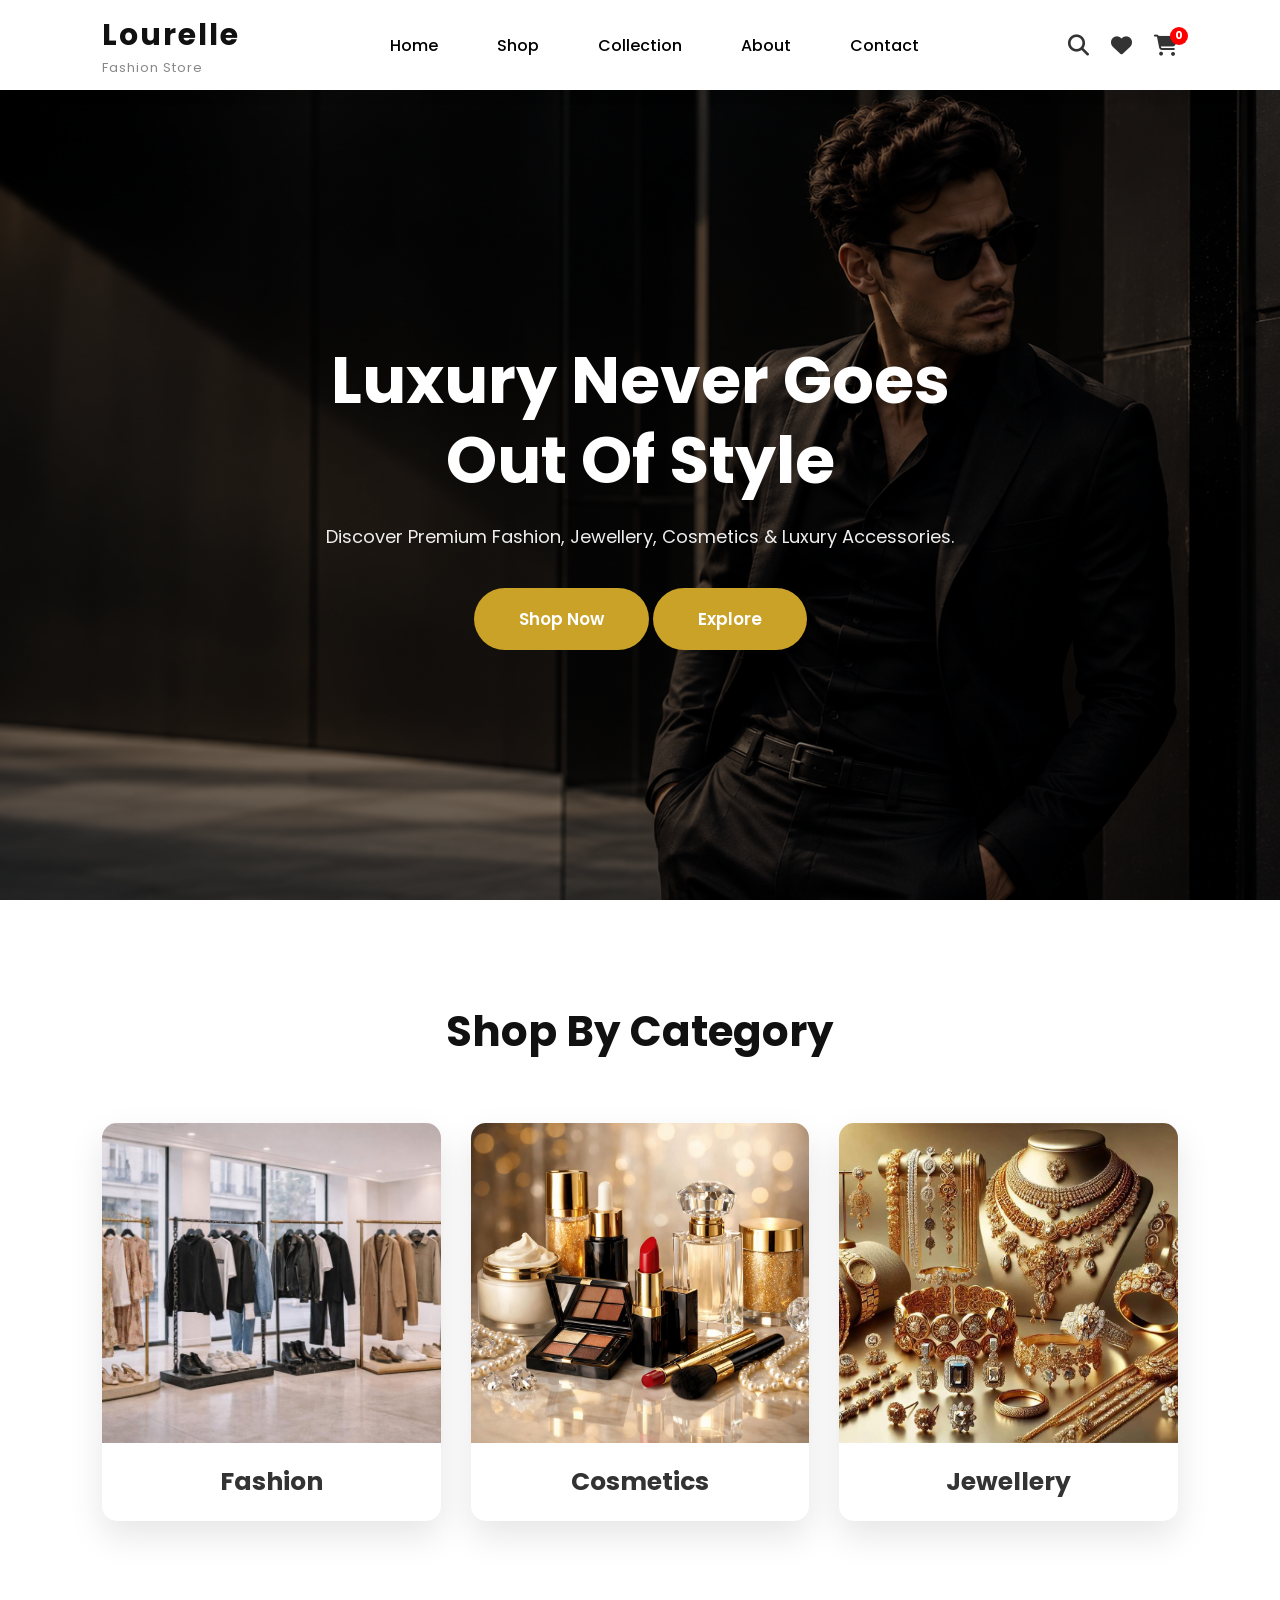
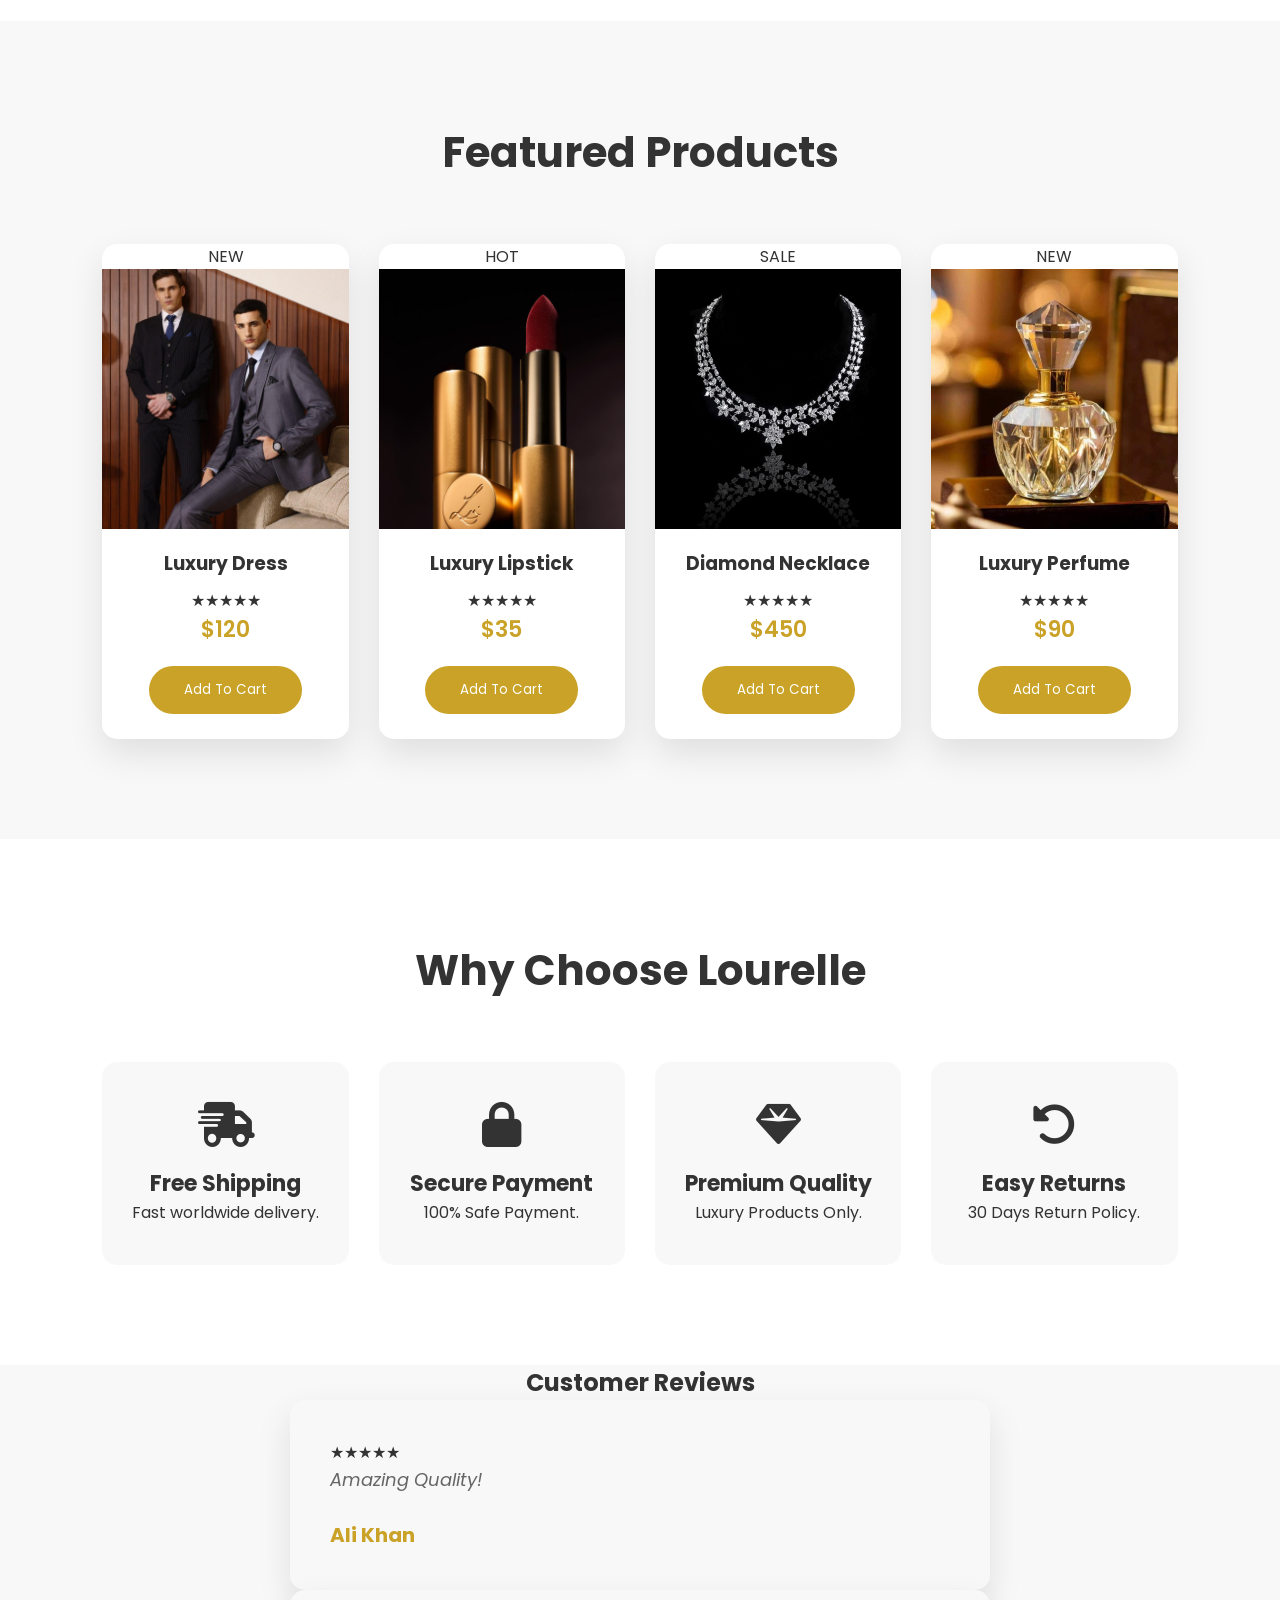
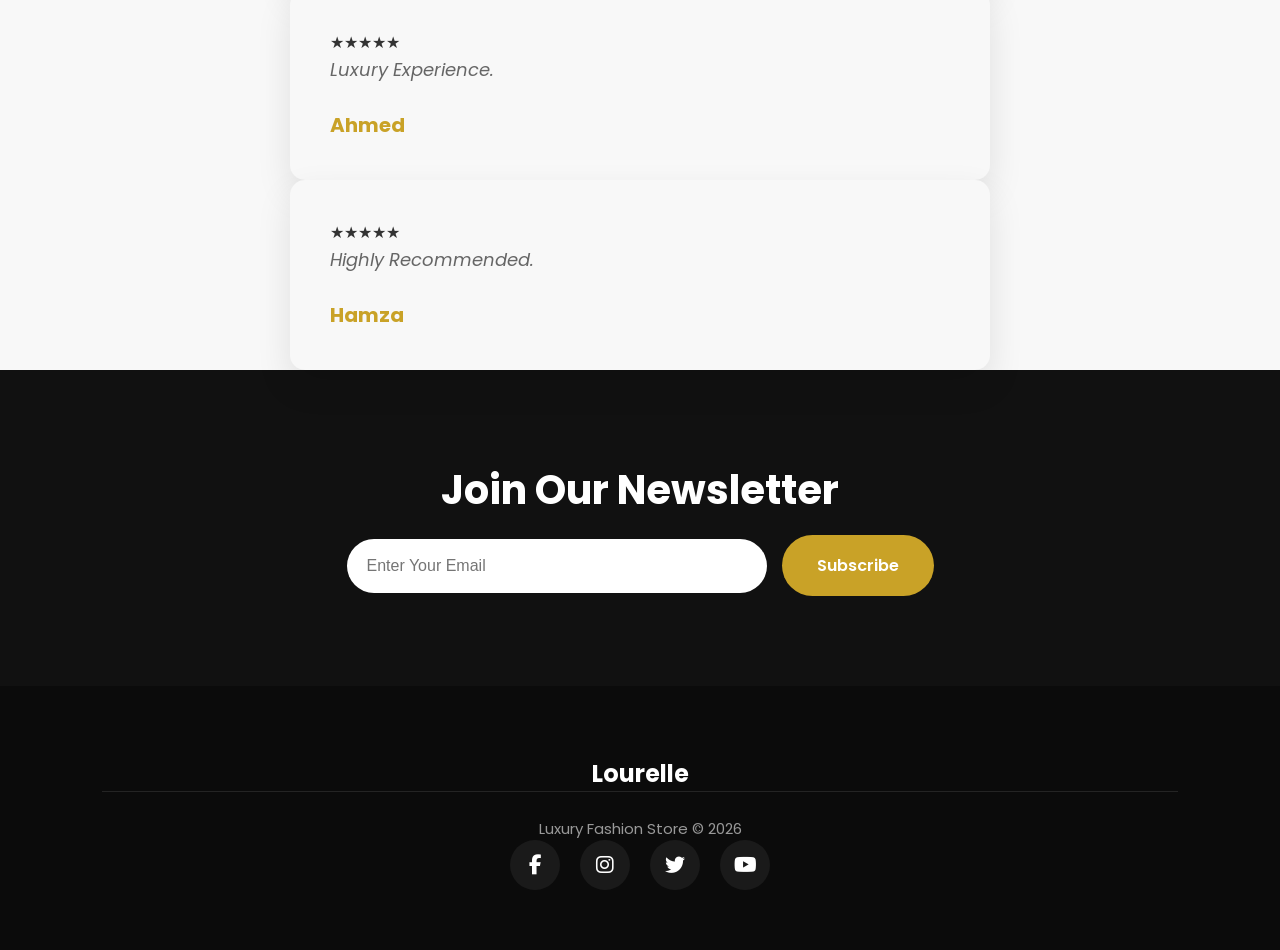
<file: index.html>
<!DOCTYPE html>
<html lang="en">

<head>

    <meta charset="UTF-8">
    <meta name="viewport" content="width=device-width, initial-scale=1.0">

    <title>Lourelle | Luxury Store</title>
   
    <link rel="stylesheet" href="style.css">

    <link rel="preconnect" href="https://fonts.googleapis.com">

    <link rel="preconnect" href="https://fonts.gstatic.com" crossorigin>

    <link href="https://fonts.googleapis.com/css2?family=Poppins:wght@300;400;500;600;700;800&display=swap" rel="stylesheet">

    <link rel="stylesheet"
        href="https://cdnjs.cloudflare.com/ajax/libs/font-awesome/6.6.0/css/all.min.css">

</head>

<body>

<!--================ HEADER ================-->

<header>

<div class="logo">
        <h2>Lourelle</h2>
        <span>Fashion Store</span>
    </div>
<div class="menu-toggle">
    <i class="fa-solid fa-bars"></i>
</div>

<nav>

<ul>

<li><a href="index.html">Home</a></li>
<li><a href="shop.html">Shop</a></li>
<li><a href="collection.html">Collection</a></li>
<li><a href="about.html">About</a></li>
<li><a href="contact.html">Contact</a></li>
</ul>
<section id="home"></section>
<section id="shop"></section>
<section id="collection"></section>
<section id="about"></section>
<section id="contact"></section>
</nav>
<div class="icons">

    <i class="fa-solid fa-magnifying-glass" id="searchIcon"></i>

    <i class="fa-solid fa-heart" id="heartIcon"></i>

    <div class="cart-icon">
        <i class="fa-solid fa-cart-shopping" id="cartIcon"></i>
        <span id="cartCount">0</span>
    </div>

</div>

</header>

<!--================ HERO ================-->

<section class="hero">

<div class="overlay"></div>

<div class="hero-content">

<h1>

Luxury Never Goes Out Of Style

</h1>

<p>

Discover Premium Fashion, Jewellery, Cosmetics & Luxury Accessories.

</p>

<div class="hero-btns">

<button>Shop Now</button>

<button class="outline">

Explore

</button>

</div>

</div>

</section>

<!--================ CATEGORY ================-->

<section class="categories">

<h2>

Shop By Category

</h2>

<div class="category-container">

<div class="card">

<img src="fashion.jpg">

<h3>Fashion</h3>

</div>

<div class="card">

<img src="cosmetics.jpg">

<h3>Cosmetics</h3>

</div>

<div class="card">

<img src="jewellery.jpg">

<h3>Jewellery</h3>

</div>

</div>

</section>

<!--================ FEATURED PRODUCTS ================-->

<section class="featured">

<h2>

Featured Products

</h2>

<div class="product-container">

<div class="product-card">

<span class="badge">

NEW

</span>

<img src="Luxury Dress.jpg">

<h3>

Luxury Dress

</h3>

<div class="rating">

★★★★★

</div>

<p>

$120

</p>

<button>

Add To Cart

</button>

</div>

<div class="product-card">

<span class="badge">

HOT

</span>

<img src="Luxury Lipstick.jpg">

<h3>

Luxury Lipstick

</h3>

<div class="rating">

★★★★★

</div>

<p>

$35

</p>

<button>

Add To Cart

</button>

</div>

<div class="product-card">

<span class="badge">

SALE

</span>

<img src="Diamond Necklace.jpg">

<h3>

Diamond Necklace

</h3>

<div class="rating">

★★★★★

</div>

<p>

$450

</p>

<button>

Add To Cart

</button>

</div>

<div class="product-card">

<span class="badge">

NEW

</span>

<img src="Luxury Perfume.jpg">

<h3>

Luxury Perfume

</h3>

<div class="rating">

★★★★★

</div>

<p>

$90

</p>

<button>

Add To Cart

</button>

</div>

</div>

</section>

<!--================ WHY CHOOSE US ================-->

<section class="why">

<h2>

Why Choose Lourelle

</h2>

<div class="why-container">

<div class="box">

<i class="fa-solid fa-truck-fast"></i>

<h3>

Free Shipping

</h3>

<p>

Fast worldwide delivery.

</p>

</div>

<div class="box">

<i class="fa-solid fa-lock"></i>

<h3>

Secure Payment

</h3>

<p>

100% Safe Payment.

</p>

</div>

<div class="box">

<i class="fa-solid fa-gem"></i>

<h3>

Premium Quality

</h3>

<p>

Luxury Products Only.

</p>

</div>

<div class="box">

<i class="fa-solid fa-rotate-left"></i>

<h3>

Easy Returns

</h3>

<p>

30 Days Return Policy.

</p>

</div>

</div>

</section>

<!--================ REVIEWS ================-->

<section class="reviews">

<h2>

Customer Reviews

</h2>

<div class="review-container">

<div class="review">

★★★★★

<p>

Amazing Quality!

</p>

<h4>

Ali Khan

</h4>

</div>

<div class="review">

★★★★★

<p>

Luxury Experience.

</p>

<h4>

Ahmed

</h4>

</div>

<div class="review">

★★★★★

<p>

Highly Recommended.

</p>

<h4>

Hamza

</h4>

</div>

</div>

</section>

<!--================ NEWSLETTER ================-->

<section class="newsletter">

<h2>

Join Our Newsletter

</h2>

<form>

<input type="email" placeholder="Enter Your Email">

<button>

Subscribe

</button>

</form>

</section>

<!--================ FOOTER ================-->

<footer>

<h2>

Lourelle

</h2>

<p>

Luxury Fashion Store © 2026

</p>

<div class="social">

    <i class="fab fa-facebook-f" id="facebook"></i>

    <i class="fab fa-instagram" id="instagram"></i>

    <i class="fab fa-twitter" id="twitter"></i>

    <i class="fab fa-youtube" id="youtube"></i>

</div>

</footer>

<script src="script.js"></script>

</body>

</html>
</file>
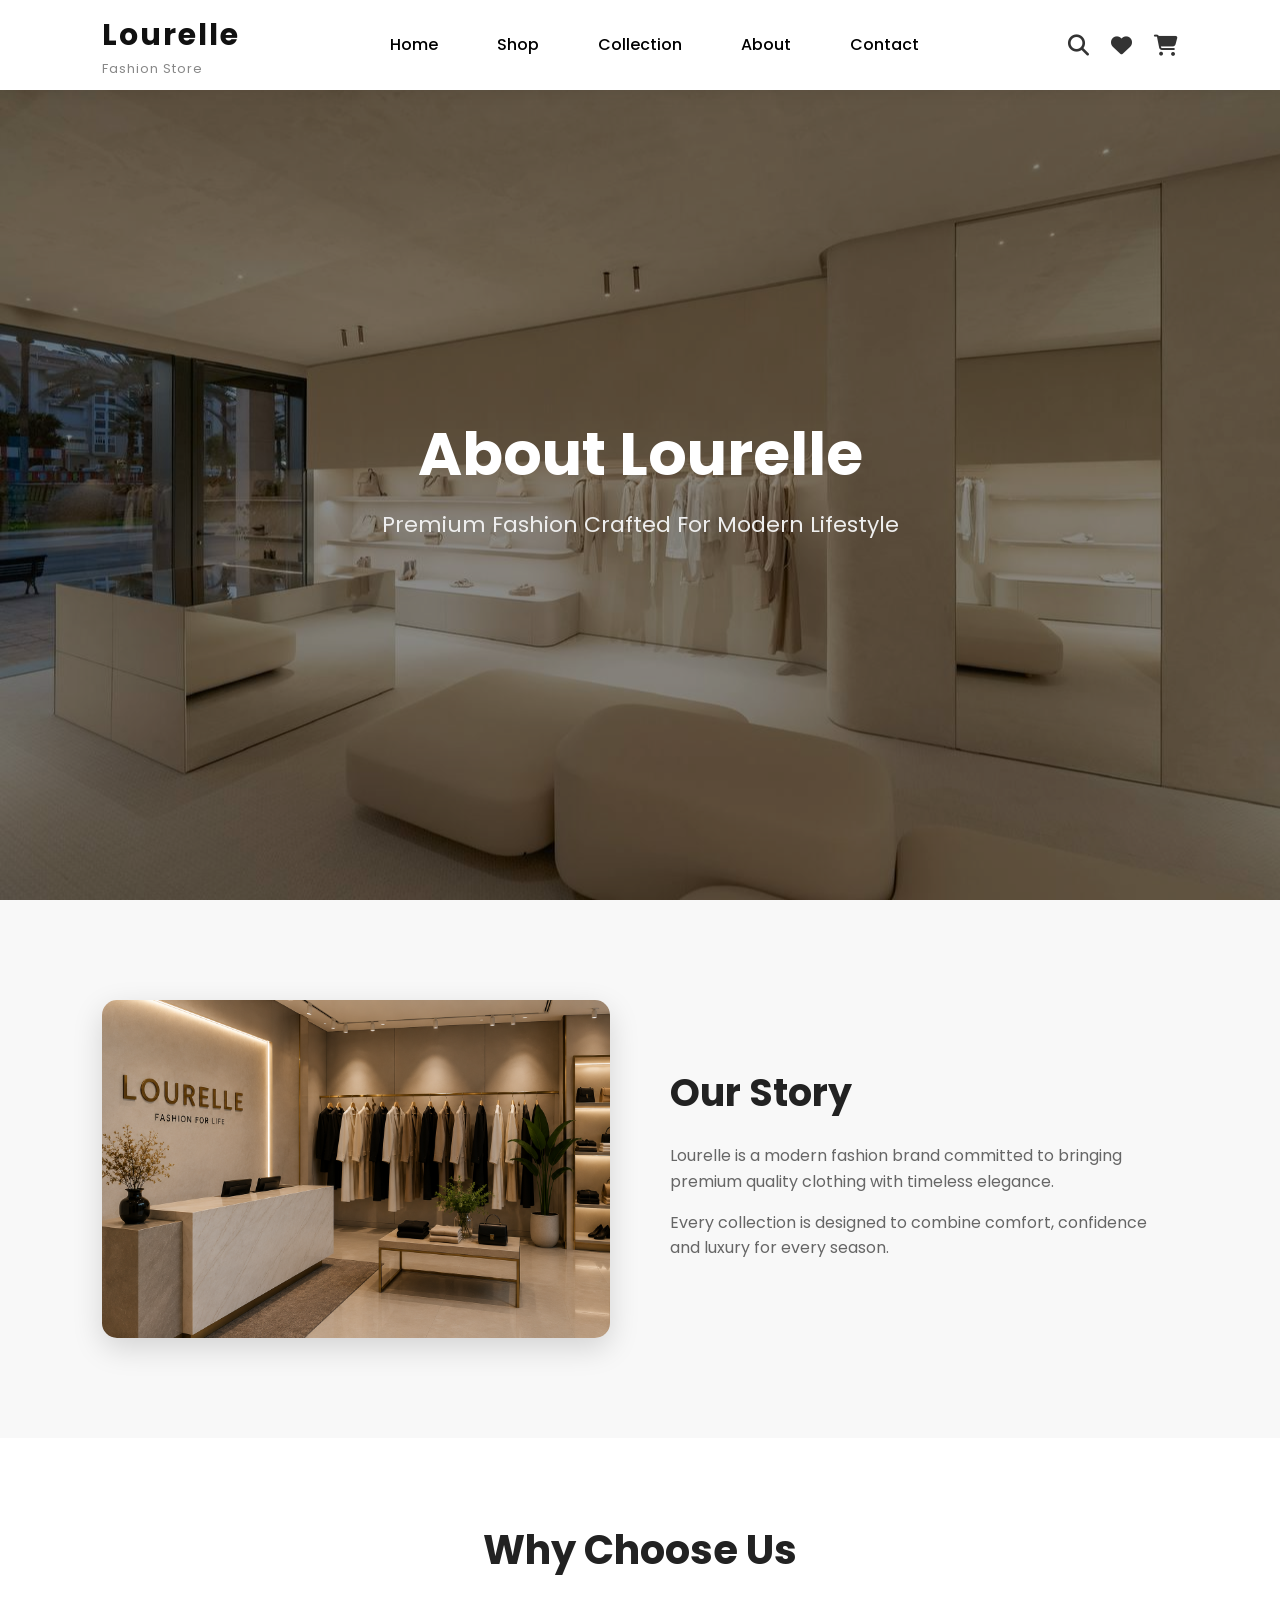
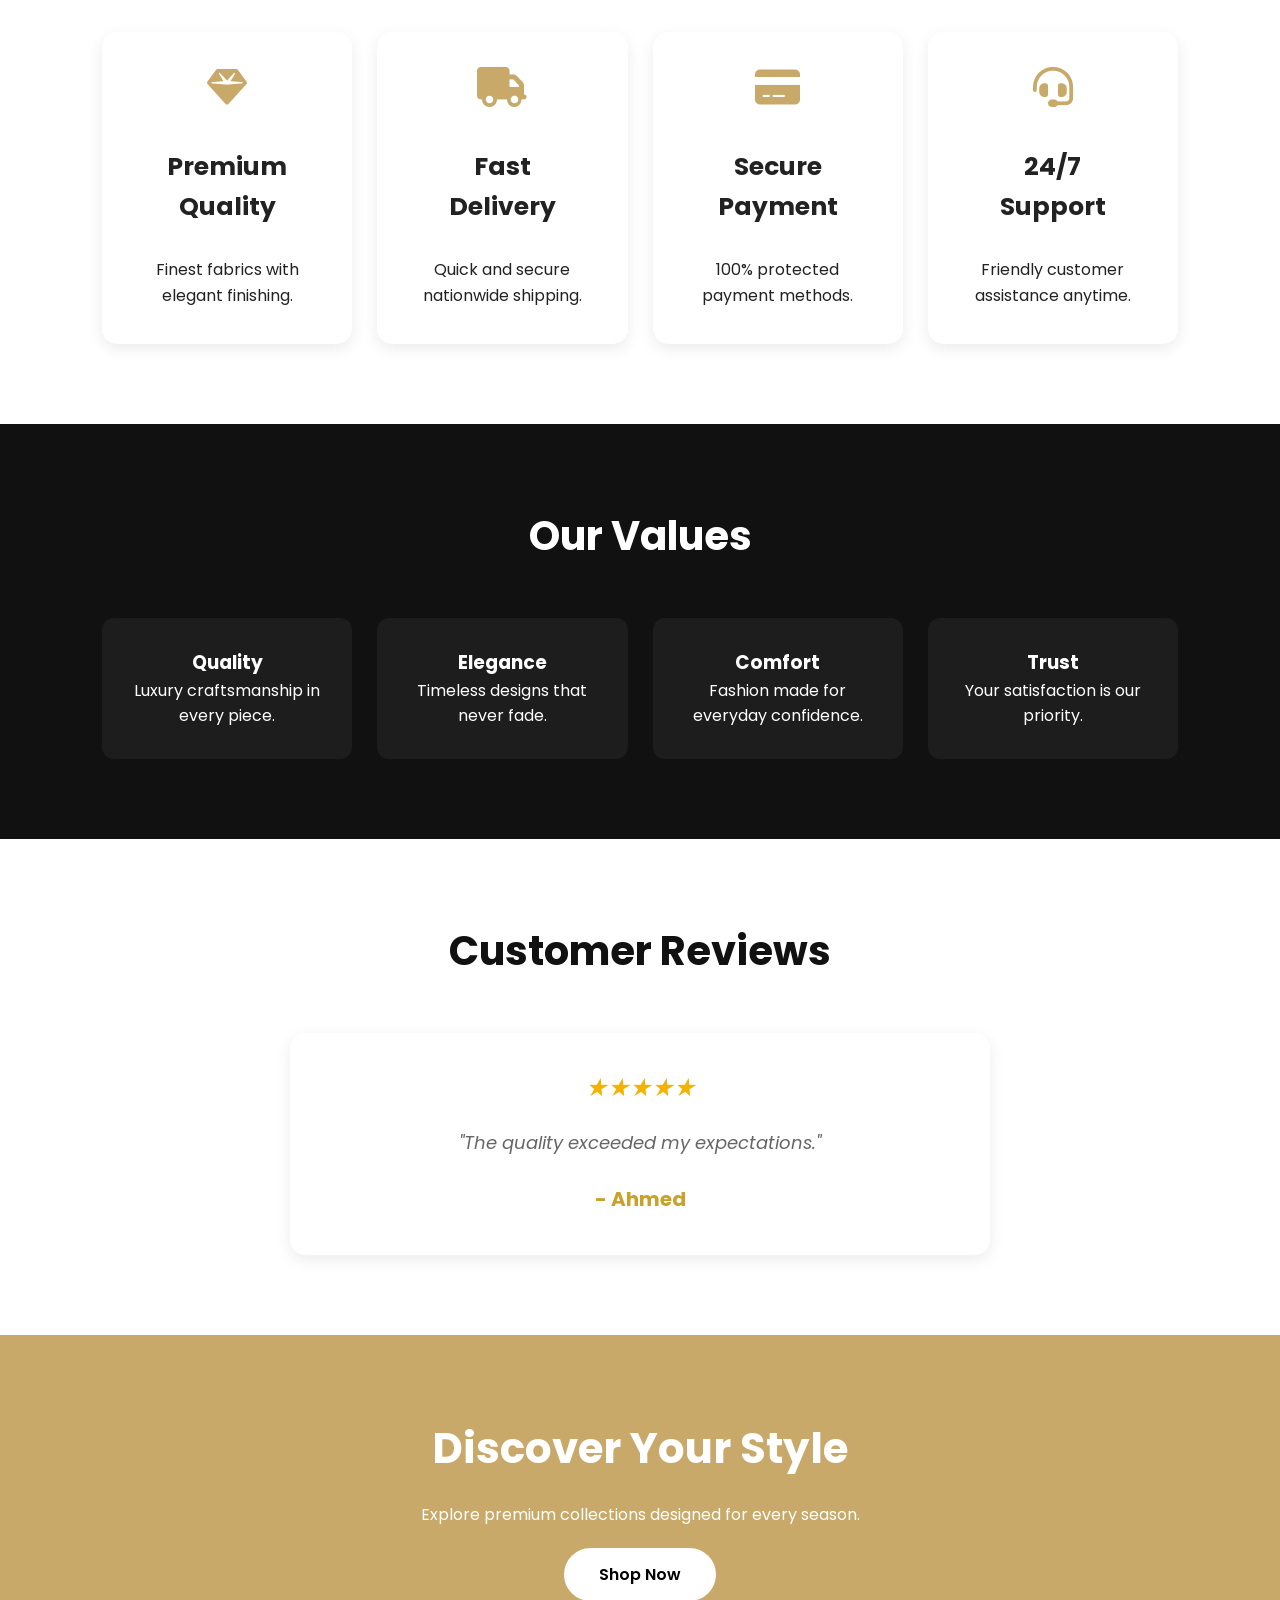
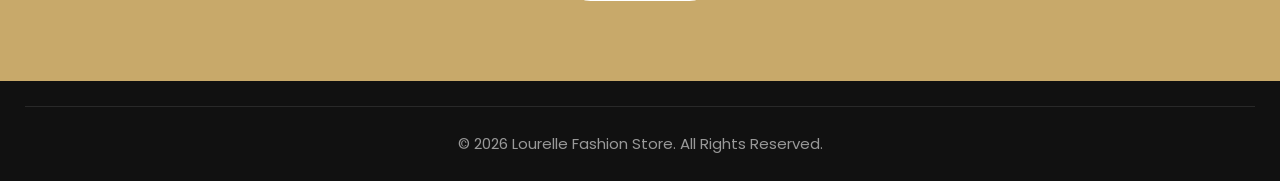
<file: about.html>
<!DOCTYPE html>
<html lang="en">
<head>
    <meta charset="UTF-8">
    <meta name="viewport" content="width=device-width, initial-scale=1.0">

    <title>Lourelle | About Us</title>

    <!-- CSS -->
    <link rel="stylesheet" href="style.css">
    <link rel="stylesheet" href="about.css">
    <!-- Font Awesome -->
    <link rel="stylesheet"
    href="https://cdnjs.cloudflare.com/ajax/libs/font-awesome/6.5.2/css/all.min.css">
    
    <!-- Google Font -->
    <link href="https://fonts.googleapis.com/css2?family=Poppins:wght@300;400;500;600;700;800&display=swap" rel="stylesheet">
</head>

<body>

<!-- ================= NAVBAR ================= -->

<header>

<div class="logo">
        <h2>Lourelle</h2>
        <span>Fashion Store</span>
    </div>

<nav>

<ul>

<li><a href="index.html">Home</a></li>
<li><a href="shop.html">Shop</a></li>
<li><a href="collection.html">Collection</a></li>
<li><a href="about.html">About</a></li>
<li><a href="contact.html">Contact</a></li>
</ul>
<section id="home"></section>
<section id="shop"></section>
<section id="collection"></section>
<section id="about"></section>
<section id="contact"></section>
</nav>

<div class="icons">

<i class="fa-solid fa-magnifying-glass"></i>

<i class="fa-solid fa-heart"></i>

<i class="fa-solid fa-cart-shopping"></i>

</div>

</header>

<!-- ================= HERO ================= -->

<section class="hero">
    
    <div class="overlay"></div>
    
    <div class="hero-content">
        
        <h1>About Lourelle</h1>
        
       
        <p>
            Premium Fashion Crafted For Modern Lifestyle
        </p>

    </div>

</section>

<!-- ================= OUR STORY ================= -->

<section class="story">

    <div class="story-image">

        <img src="about.jpg" alt="About Lourelle">

    </div>

    <div class="story-text">

        <h2>Our Story</h2>

        <p>

            Lourelle is a modern fashion brand committed to
            bringing premium quality clothing with timeless
            elegance.

        </p>

        <p>

            Every collection is designed to combine comfort,
            confidence and luxury for every season.

        </p>

    </div>

</section>

<!-- ================= WHY CHOOSE US ================= -->

<section class="why">

    <h2>Why Choose Us</h2>

    <div class="cards">

        <div class="card">

            <i class="fas fa-gem"></i>

            <h3>Premium Quality</h3>

            <p>Finest fabrics with elegant finishing.</p>

        </div>

        <div class="card">

            <i class="fas fa-truck"></i>

            <h3>Fast Delivery</h3>

            <p>Quick and secure nationwide shipping.</p>

        </div>

        <div class="card">

            <i class="fas fa-credit-card"></i>

            <h3>Secure Payment</h3>

            <p>100% protected payment methods.</p>

        </div>

        <div class="card">

            <i class="fas fa-headset"></i>

            <h3>24/7 Support</h3>

            <p>Friendly customer assistance anytime.</p>

        </div>

    </div>

</section>

<!-- ================= COLLECTION ================= -->


<!-- ================= VALUES ================= -->

<section class="values">

<h2>Our Values</h2>

<div class="value-box">

<div>

<h3>Quality</h3>

<p>Luxury craftsmanship in every piece.</p>

</div>

<div>

<h3>Elegance</h3>

<p>Timeless designs that never fade.</p>

</div>

<div>

<h3>Comfort</h3>

<p>Fashion made for everyday confidence.</p>

</div>

<div>

<h3>Trust</h3>

<p>Your satisfaction is our priority.</p>

</div>

</div>

</section>

<!-- ================= TESTIMONIAL ================= -->

<section class="testimonial">

<h2>Customer Reviews</h2>

<div class="review">

<p>

★★★★★

</p>

<p>

"The quality exceeded my expectations."

</p>

<h4>- Ahmed</h4>

</div>

</section>

<!-- ================= CTA ================= -->

<section class="cta">

<h2>Discover Your Style</h2>

<p>

Explore premium collections designed for every season.

</p>

<a href="shop.html">

Shop Now

</a>

</section>

<!-- ================= FOOTER ================= -->

<footer>

<p>

© 2026 Lourelle Fashion Store.

All Rights Reserved.

</p>

</footer>

<script src="about.js"></script>

</body>
</html>
</file>
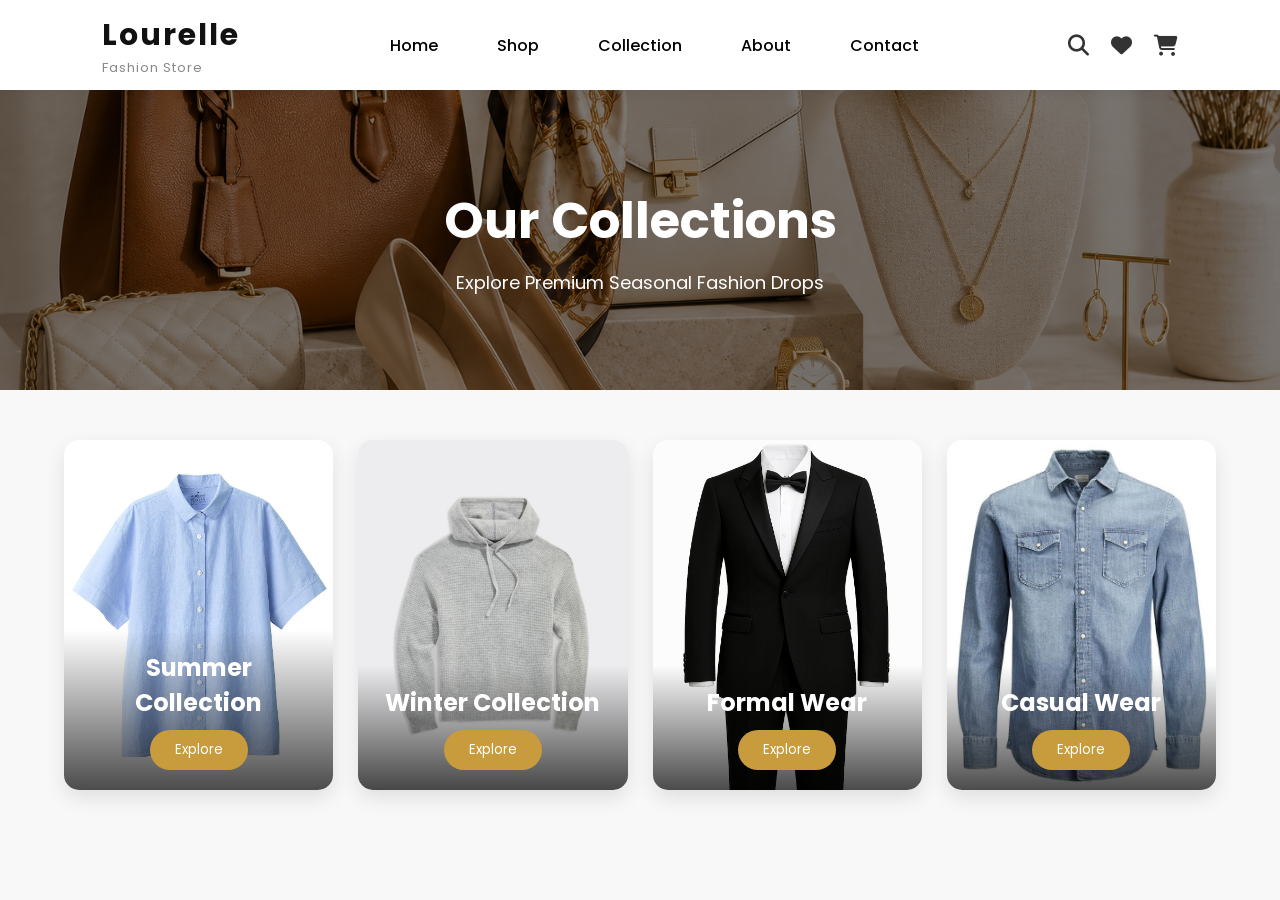
<file: collection.html>
<!DOCTYPE html>
<html lang="en">
<head>
<meta charset="UTF-8">
<meta name="viewport" content="width=device-width, initial-scale=1.0">
<title>Lourelle | Collection</title>

<link rel="stylesheet" href="collection.css">
<link rel="stylesheet" href="style.css">
<link href="https://fonts.googleapis.com/css2?family=Poppins:wght@300;400;500;600;700&display=swap" rel="stylesheet">

<link rel="stylesheet"
href="https://cdnjs.cloudflare.com/ajax/libs/font-awesome/6.5.2/css/all.min.css">
</head>

<body>

<!-- HEADER -->
 <header>

<div class="logo">
        <h2>Lourelle</h2>
        <span>Fashion Store</span>
    </div>

<nav>

<ul>

<li><a href="index.html">Home</a></li>
<li><a href="shop.html">Shop</a></li>
<li><a href="collection.html">Collection</a></li>
<li><a href="about.html">About</a></li>
<li><a href="contact.html">Contact</a></li>
</ul>
<section id="home"></section>
<section id="shop"></section>
<section id="collection"></section>
<section id="about"></section>
<section id="contact"></section>
</nav>

<div class="icons">

<i class="fa-solid fa-magnifying-glass"></i>

<i class="fa-solid fa-heart"></i>

<i class="fa-solid fa-cart-shopping"></i>

</div>

</header>



<!-- HERO -->
<section class="collection-hero">
  <h1>Our Collections</h1>
  <p>Explore Premium Seasonal Fashion Drops</p>
</section>

<!-- COLLECTION GRID -->
<section class="collection-container">

  <div class="collection-card">
    <img src="summer collection.jpg">
    <div class="overlay">
      <h2>Summer Collection</h2>
      <button>Explore</button>
    </div>
  </div>

  <div class="collection-card">
    <img src="winter collection.jpg">
    <div class="overlay">
      <h2>Winter Collection</h2>
      <button>Explore</button>
    </div>
  </div>

  <div class="collection-card">
    <img src="formal wear.jpg">
    <div class="overlay">
      <h2>Formal Wear</h2>
      <button>Explore</button>
    </div>
  </div>

  <div class="collection-card">
    <img src="causal wear.jpg">
    <div class="overlay">
      <h2>Casual Wear</h2>
      <button>Explore</button>
    </div>
  </div>

</section>
<script src="collection.js"></script>
</body>
</html>
</file>
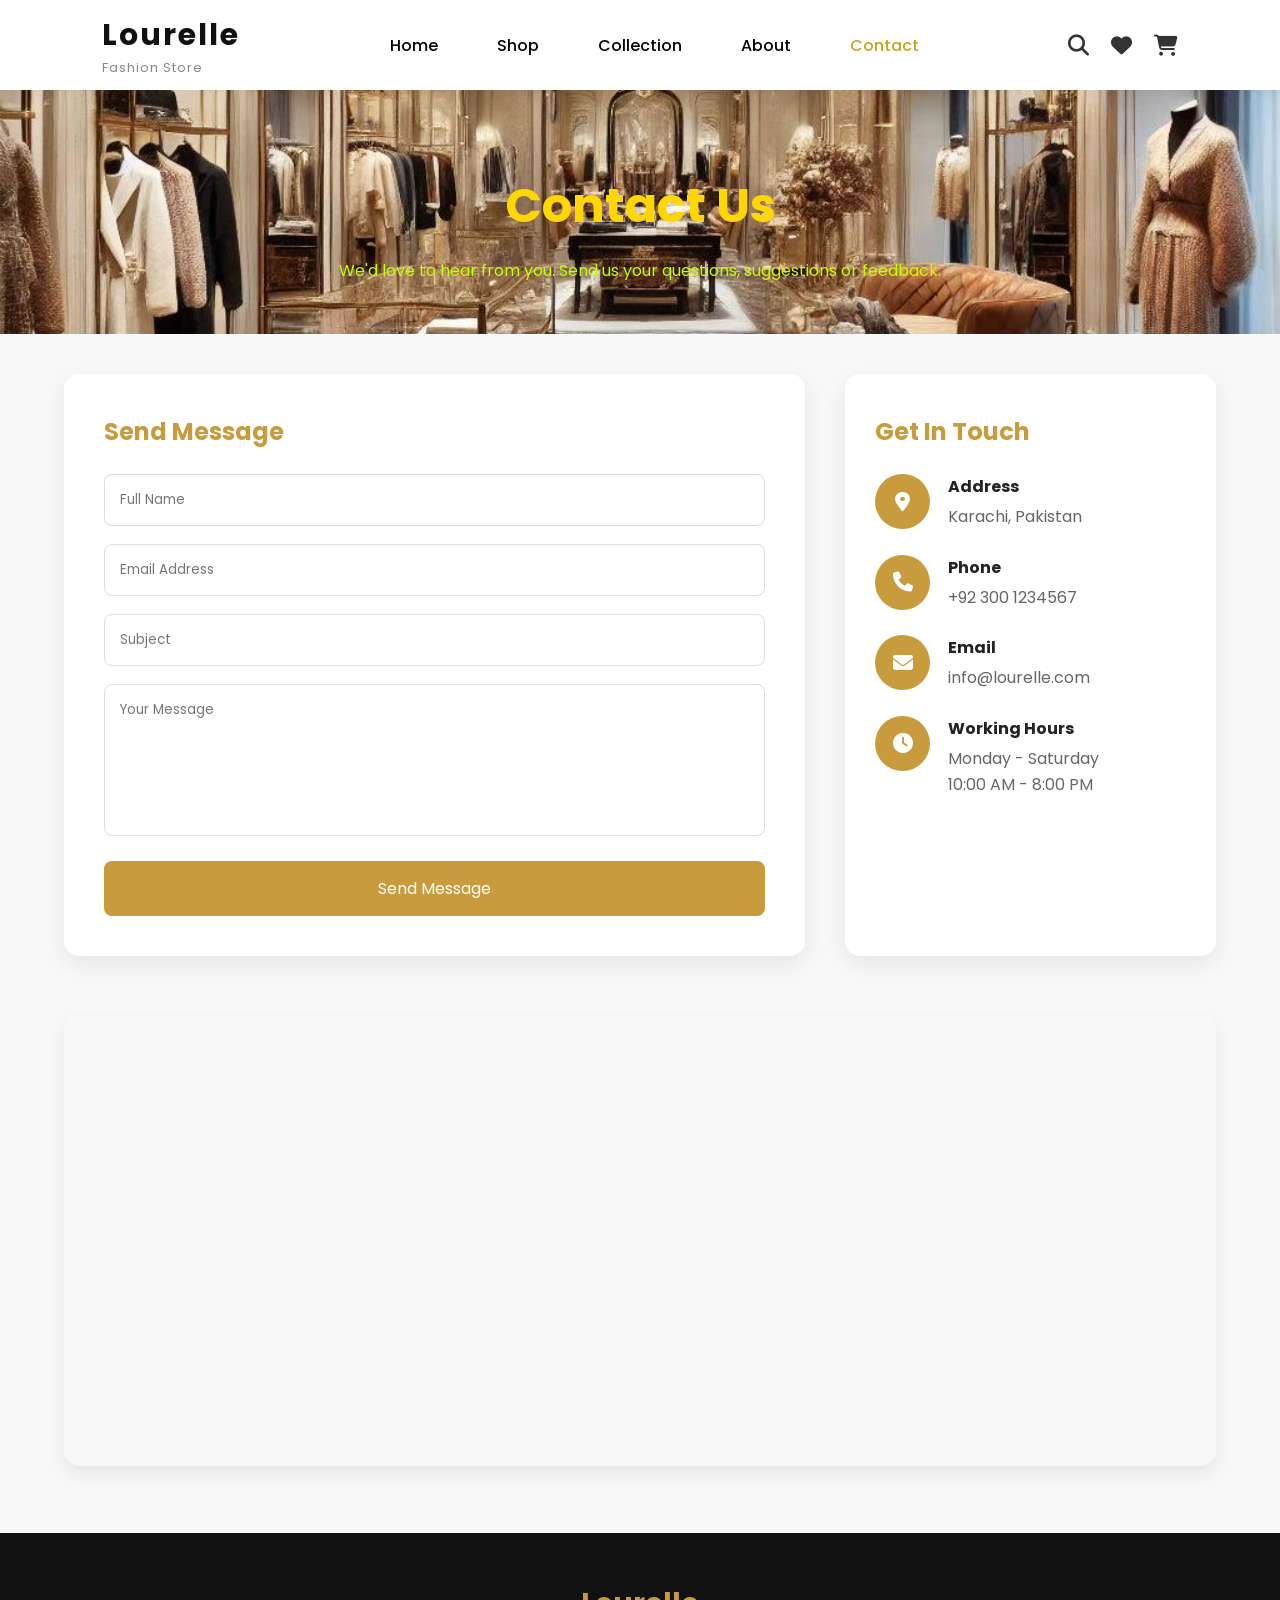
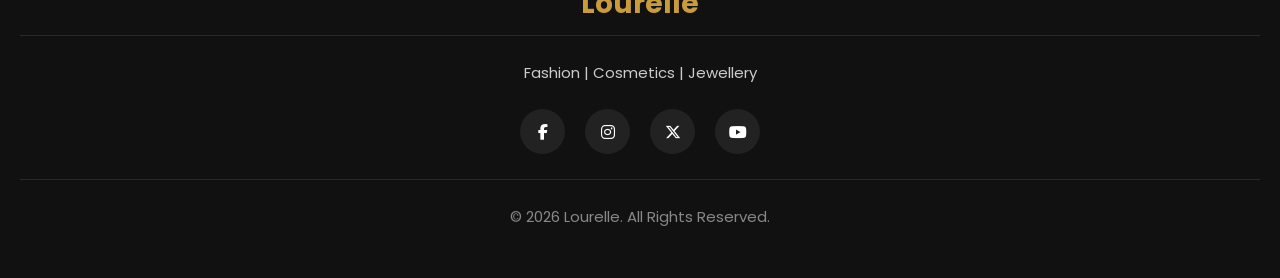
<file: contact.html>
<!DOCTYPE html>
<html lang="en">
<head>
    <meta charset="UTF-8">
    <meta name="viewport" content="width=device-width, initial-scale=1.0">

    <title>Lourelle | Contact</title>

    <!-- CSS -->
    <link rel="stylesheet" href="style.css">
    <link rel="stylesheet" href="contact.css">

    <!-- Google Font -->
    <link href="https://fonts.googleapis.com/css2?family=Poppins:wght@300;400;500;600;700&display=swap" rel="stylesheet">

    <!-- Font Awesome -->
    <link rel="stylesheet"
    href="https://cdnjs.cloudflare.com/ajax/libs/font-awesome/6.5.2/css/all.min.css">
</head>

<body>

<!-- ================= NAVBAR ================= -->

<nav>

  
    
    <header>

    <div class="logo">
        <h2>Lourelle</h2>
        <span>Fashion Store</span>
    </div>

    <nav>
        <ul>
            <li><a href="index.html">Home</a></li>
            <li><a href="shop.html">Shop</a></li>
            <li><a href="collection.html">Collection</a></li>
            <li><a href="about.html">About</a></li>
            <li><a href="contact.html" class="active">Contact</a></li>
        </ul>
    </nav>

    <div class="icons">
        <i class="fa-solid fa-magnifying-glass"></i>
        <i class="fa-solid fa-heart"></i>
        <i class="fa-solid fa-cart-shopping"></i>
    </div>

</header>



</nav>

<!-- ================= PAGE HEADER ================= -->

<section class="contact-header">

    <h1>Contact Us</h1>

    <p>
        We'd love to hear from you. Send us your questions,
        suggestions or feedback.
    </p>

</section>

<!-- ================= CONTACT SECTION ================= -->

<section class="contact-container">

    <!-- Contact Form -->

    <div class="contact-form">

        <h2>Send Message</h2>

        <form id="contactForm">

            <input
                type="text"
                placeholder="Full Name"
                required>

            <input
                type="email"
                placeholder="Email Address"
                required>

            <input
                type="text"
                placeholder="Subject"
                required>

            <textarea
                rows="6"
                placeholder="Your Message"
                required></textarea>

            <button type="submit">
                Send Message
            </button>

        </form>

    </div>

    <!-- Contact Info -->

    <div class="contact-info">

        <h2>Get In Touch</h2>

        <div class="info-box">

            <i class="fa-solid fa-location-dot"></i>

            <div>

                <h4>Address</h4>

                <p>Karachi, Pakistan</p>

            </div>

        </div>

        <div class="info-box">

            <i class="fa-solid fa-phone"></i>

            <div>

                <h4>Phone</h4>

                <p>+92 300 1234567</p>

            </div>

        </div>

        <div class="info-box">

            <i class="fa-solid fa-envelope"></i>

            <div>

                <h4>Email</h4>

                <p>info@lourelle.com</p>

            </div>

        </div>

        <div class="info-box">

            <i class="fa-solid fa-clock"></i>

            <div>

                <h4>Working Hours</h4>

                <p>Monday - Saturday</p>

                <p>10:00 AM - 8:00 PM</p>

            </div>

        </div>

    </div>

</section>

<!-- ================= GOOGLE MAP ================= -->

<section class="map">

<iframe
src="https://www.google.com/maps?q=Karachi&output=embed"
loading="lazy"
allowfullscreen>
</iframe>

</section>

<!-- ================= FOOTER ================= -->

<footer>

    <h3>Lourelle</h3>

    <p>

        Fashion | Cosmetics | Jewellery

    </p>

    <div class="social-icons">

        <a href="#"><i class="fab fa-facebook-f"></i></a>

        <a href="#"><i class="fab fa-instagram"></i></a>

        <a href="#"><i class="fab fa-x-twitter"></i></a>

        <a href="#"><i class="fab fa-youtube"></i></a>

    </div>

    <p class="copyright">

        © 2026 Lourelle. All Rights Reserved.

    </p>

</footer>

<script src="contact.js"></script>

</body>
</html>
</file>
<file: style.css>
*{
    margin:0;
    padding:0;
    box-sizing:border-box;
}

html{
    scroll-behavior:smooth;
}

body{
    font-family:'Poppins',sans-serif;
    background:#f8f8f8;
    color:#333;
    overflow-x:hidden;
}

img{
    width:100%;
    display:block;
}

a{
    text-decoration:none;
}

ul{
    list-style:none;
}

button{
    border:none;
    outline:none;
    cursor:pointer;
    font-family:inherit;
}



:root{

    --gold:#C9A227;
    --black:#111111;
    --white:#ffffff;
    --gray:#666666;
    --light:#f8f8f8;

    --shadow:
    0 15px 35px rgba(0,0,0,.1);

    --transition:.4s ease;
}


.container{

    width:90%;
    max-width:1300px;

    margin:auto;

}

header{

    width:100%;

    height:90px;

    background:#fff;

    display:flex;

    justify-content:space-between;

    align-items:center;

    padding:0 8%;

    position:sticky;

    top:0;

    z-index:999;

    box-shadow:0 2px 15px rgba(0,0,0,.08);

}



.logo h2{
    font-size:30px;
    color:#111;
    font-weight:700;
    letter-spacing:2px;
}

.logo span{
    display:block;
    font-size:13px;
    color:#888;
    letter-spacing:1px;
}




nav ul{

    display:flex;

    gap:35px;

}

nav ul li a{
    color: #000000;
    font-weight: 500;
    text-decoration: none;
    padding: 8px 12px;
    transition: all 0.3s ease;
    position: relative;
}   

/* Hover effect */
nav ul li a:hover{
    color: #ff4d6d;
}

nav ul li a::after{
    content: "";
    position: absolute;
    left: 0;
    bottom: 0;
    width: 0%;
    height: 2px;
    background: #ff4d6d;
    transition: 0.3s;
}

nav ul li a:hover::after{
    width: 100%;
}
.icons{

    display:flex;

    gap:22px;

}

.icons i{

    font-size:21px;

    color:#333;

    cursor:pointer;

    transition:.3s;

}

.icons i:hover{

    color:var(--gold);

    transform:translateY(-4px);

}


.hero{

    min-height:90vh;

    display:flex;

    justify-content:center;

    align-items:center;

    text-align:center;

    background:linear-gradient(rgba(0,0,0,.45),
    rgba(0,0,0,.45)),
    url(hero\ image.png);

    background-size:cover;

    background-position:center;

    background-repeat:no-repeat;

}

.hero-content{

    width:750px;

}

.hero-content h1{

    color:#fff;

    font-size:65px;

    line-height:80px;

    margin-bottom:20px;

}

.hero-content p{

    color:#eee;

    font-size:18px;

    line-height:32px;

    margin-bottom:35px;

}


.hero button{

    padding:18px 45px;

    background:var(--gold);

    color:#fff;

    border-radius:50px;

    font-size:17px;

    font-weight:600;

    transition:var(--transition);

}

.hero button:hover{

    background:#fff;

    color:#111;

    transform:translateY(-5px);

}   

.testimonial{
    padding:100px 8%;
    background:#fff;
    text-align:center;
}

.testimonial h2{
    font-size:40px;
    color:var(--black);
    margin-bottom:50px;
}

.review{
    max-width:700px;
    margin:auto;
    background:#f8f8f8;
    padding:40px;
    border-radius:15px;
    box-shadow:var(--shadow);
    transition:var(--transition);
}

.review:hover{
    transform:translateY(-10px);
}

.review p{
    font-size:18px;
    color:var(--gray);
    line-height:30px;
    margin-bottom:25px;
    font-style:italic;
}

.review h4{
    color:var(--gold);
    font-size:20px;
}
.reviews h2{
    text-align: center;
}

.newsletter{
    padding:90px 8%;
    background:var(--black);
    text-align:center;
}

.newsletter h2{
    color:#fff;
    font-size:40px;
    margin-bottom:15px;
}

.newsletter p{
    color:#ddd;
    margin-bottom:35px;
}

.newsletter form{
    display:flex;
    justify-content:center;
    align-items:center;
    gap:15px;
    flex-wrap:wrap;
}

.newsletter input{
    width:420px;
    max-width:100%;
    padding:18px 20px;
    border:none;
    border-radius:50px;
    outline:none;
    font-size:16px;
}

.newsletter button{
    padding:18px 35px;
    background:var(--gold);
    color:#fff;
    border-radius:50px;
    font-size:16px;
    font-weight:600;
    transition:var(--transition);
}

.newsletter button:hover{
    background:#fff;
    color:var(--black);
}


footer{
    background:#0b0b0b;
    color:#fff;
    padding:70px 8% 30px;
    text-align:center;
}
footer{
    opacity:1;
    transform:translateY(0px);
    transition:1s;
}
.footer-logo h2{
    font-size:34px;
    margin-bottom:25px;
    letter-spacing:2px;
}

.footer-links{
    display:flex;
    justify-content:center;
    gap:35px;
    flex-wrap:wrap;
    margin-bottom:35px;
}

.footer-links a{
    color:#ddd;
    transition:var(--transition);
    font-size:16px;
}

.footer-links a:hover{
    color:var(--gold);
}

.social{
    display:flex;
    justify-content:center;
    gap:20px;
    margin-bottom:30px;
}

.social i{
    width:50px;
    height:50px;
    background:#1a1a1a;
    border-radius:50%;
    display:flex;
    justify-content:center;
    align-items:center;
    font-size:20px;
    cursor:pointer;
    transition:var(--transition);
}

.social i:hover{
    background:var(--gold);
    transform:translateY(-6px);
}

footer p{
    color:#999;
    font-size:15px;
    border-top:1px solid rgba(255,255,255,.1);
    padding-top:25px;
}


button{
    transition:all .3s ease;
}

button:active{
    transform:scale(.95);
}

img{
    transition:var(--transition);
}

.card:hover img,
.product-card:hover img{
    transform:scale(1.08);
}

html::-webkit-scrollbar{
    width:10px;
}

html::-webkit-scrollbar-thumb{
    background:var(--gold);
    border-radius:10px;
}

html::-webkit-scrollbar-track{
    background:#eee;
}


.categories{
    padding:100px 8%;
    background:#fff;
}

.categories h2{
    text-align:center;
    font-size:42px;
    margin-bottom:60px;
    color:var(--black);
}

.category-container{
    display:grid;
    grid-template-columns:repeat(3,1fr);
    gap:30px;
}

 .card{
    background:#fff;
    border-radius:15px;
    overflow:hidden;
    box-shadow:var(--shadow);
    transition:var(--transition);
    cursor:pointer;
}

 .card:hover{
    transform:translateY(-10px);
}

 .card img{
    height:320px;
    object-fit:cover;
}

 .card h3{
    text-align:center;
    padding:20px;
    font-size:25px;
}



.featured{
    padding:100px 8%;
    background:#f8f8f8;
}

.featured h2{
    text-align:center;
    font-size:42px;
    margin-bottom:60px;
}

.product-container{
    display:grid;
    grid-template-columns:repeat(4,1fr);
    gap:30px;
}

 .product-card{
    background:#fff;
    border-radius:15px;
    overflow:hidden;
    text-align:center;
    box-shadow:var(--shadow);
    transition:var(--transition)
}

.product-card:hover{
    transform:translateY(-10px);
}

 .product-card img{
    height:260px;
    object-fit:cover;
}

 .product-card h3{
    margin:20px 0 10px;
}

 .product-card p{
    color:var(--gold);
    font-size:22px;
    margin-bottom:20px;
    font-weight:600;
}

 .product-card button{
    margin-bottom:25px;
    padding:14px 35px;
    background:var(--gold);
    color:#fff;
    border-radius:30px;
}

.product-card button:hover{
    background:var(--black);
}



.why{
    padding:100px 8%;
    background:#fff;
}

.why h2{
    text-align:center;
    font-size:42px;
    margin-bottom:60px;
}

.why-container{
    display:grid;
    grid-template-columns:repeat(4,1fr);
    gap:30px;
}

.box{
    background:#f8f8f8;
    text-align:center;
    padding:40px 20px;
    border-radius:15px;
    transition:.4s;
}

 .box:hover{
    background:var(--gold);
    color:#fff;
}

 .box i{
    font-size:45px;
    margin-bottom:20px;
}

 .box h3{
    font-size:22px;
}
header.sticky{
    background:#fff;
    box-shadow:0 5px 20px rgba(0,0,0,.15);
}

.card,
.box,
.review{
    opacity:0;
    transform:translateY(40px);
    transition:.8s ease;
}

.show{
    opacity: 1;
    transform: translateY(0);
}
nav ul li a.active{
    color:#C9A227;
}
/* ===========================
   Cart Icon
=========================== */

.cart-icon{
    position: relative;
    display: inline-flex;
    align-items: center;
    cursor: pointer;
}

#cartCount{
    position: absolute;
    top: -8px;
    right: -10px;
    width: 18px;
    height: 18px;
    background: red;
    color: white;
    border-radius: 50%;
    font-size: 11px;
    font-weight: bold;
    display: flex;
    justify-content: center;
    align-items: center;
}

/* Search & Cart Hover */

#searchIcon,
#heartIcon,
#cartIcon{
    cursor: pointer;
    transition: 0.3s;
}

#searchIcon:hover,
#heartIcon:hover,
#cartIcon:hover{
    color: #C9A227;
    transform: translateY(-3px);
}


/* ===========================
   Hamburger Menu
=========================== */

.menu-toggle{
    display:none;
    font-size:28px;
    cursor:pointer;
}
/* ============================
    Responsive design
=========================== */


@media (max-width:768px){

html,
body{
    overflow-x:hidden;
}

header{
    height:auto;
    flex-wrap:wrap;
    padding:15px 20px;
}

.logo{
    text-align:center;
}

.menu-toggle{
    display:block;
}

nav{
    width:100%;
    display:none;
}

nav.active{
    display:block;
}

nav ul{
    flex-direction:column;
    gap:18px;
    padding:20px 0;
    text-align:center;
    align-items:center;
}

.icons{
    width:100%;
    justify-content:center;
    margin-top:10px;
}

.hero{
    min-height:70vh;
    padding:80px 20px;
}

.hero-content{
    width:100%;
    max-width:100%;
    padding:0 20px;
}

.hero h1{
    font-size:32px;
    line-height:1.2;
}

.hero p{
    font-size:15px;
    line-height:1.6;
}
.hero-btns{
    display:flex;
    flex-direction:column;
    gap:15px;
    align-items:center;
}

.hero-btns button{
    width:220px;
    padding:15px;
    font-size:18px;
}
.grid,
.product-grid,
.collection-container,
.about-container,
.contact-container{
    grid-template-columns:1fr;
}

.card,
.product-card,
.collection-card{
    width:100%;
}

img{
    max-width:100%;
    height:auto;
}

footer{
    text-align:center;
}

}
</file>
<file: about.css>
/* ===========================
   GOOGLE FONT
=========================== */
@import url('https://fonts.googleapis.com/css2?family=Poppins:wght@300;400;500;600;700;800&display=swap');

/* ===========================
   RESET
=========================== */
*{
    margin:0;
    padding:0;
    box-sizing:border-box;
    font-family:'Poppins',sans-serif;
}

html{
    scroll-behavior:smooth;
}

body{
    background:#f8f8f8;
    color:#222;
    line-height:1.6;
}

/* ===========================
   HEADER
=========================== */
/* 
header{
    position: fixed;
    top: 0;
    left: 0;
    width: 100%;
    height: 90px;
    background: #fff;
    display: flex;
    align-items: center;
    padding: 0 8%;
    box-shadow: 0 3px 15px rgba(0,0,0,.08);
    z-index: 1000;
}

.logo h2{
    font-size:30px;
    color:#111;
    font-weight:700;
    letter-spacing:2px;
}

.logo span{
    display:block;
    font-size:13px;
    color:#888;
    letter-spacing:1px;
}

nav nav ul{

    display:flex;

    gap:35px;
}

nav{
display:flex;
gap:25px;
}

nav a{
text-align: center;
color:#000000;
;
}

nav a:hover,
nav a.active{

    color:#c0275c;

}

nav a::after{

    content:"";
    position:absolute;
    left:0;
    bottom:-8px;
    width:0;
    height:2px;
    background:#c89b3c;
    transition:.3s;

}

nav a:hover::after,
nav a.active::after{

    width:100%;

} */



/* ===========================
   HERO
=========================== */

.hero{
    height: 90vh;
    background-image: url("about lourelle.jpg");
    background-size: cover;
    background-position: center;
    background-repeat: no-repeat;

    display: flex;
    justify-content: center;
    align-items: center;
    position: relative;
}


.overlay{
    position:absolute;
    inset:0;
    background: rgba(0,0,0,0.45);
}

.hero-content{
    position:relative;
    color:#fff;
    z-index:2;
}

.hero-content h1{
    font-size:60px;
    margin-bottom:15px;
}

.hero-content p{
    font-size:22px;
}

/* ===========================
   STORY
=========================== */

.story{
    padding:100px 8%;
    display:grid;
    grid-template-columns:1fr 1fr;
    gap:60px;
    align-items:center;
}

.story img{
    width:100%;
    border-radius:15px;
    box-shadow:0 10px 30px rgba(0,0,0,.15);
}

.story h2{
    font-size:38px;
    margin-bottom:20px;
}

.story p{
    color:#666;
    margin-bottom:15px;
}

/* ===========================
   WHY US
=========================== */

.why{
    padding:80px 8%;
    text-align:center;
}

.why h2{
    font-size:40px;
    margin-bottom:50px;
}

.cards{
    display:grid;
    grid-template-columns:repeat(auto-fit,minmax(220px,1fr));
    gap:25px;
}

.card{
    background:#fff;
    padding:35px;
    border-radius:15px;
    transition:.4s;
    box-shadow:0 5px 15px rgba(0,0,0,.08);
}

.card:hover{
    transform:translateY(-10px);
}

.card i{
    font-size:40px;
    color:#C8A96A;
    margin-bottom:20px;
}

.card h3{
    margin-bottom:10px;
}

/* ===========================
   COLLECTION
=========================== */

.collections{
    padding:80px 8%;
    text-align:center;
}

.collections h2{
    font-size:40px;
    margin-bottom:50px;
}

.collection-grid{
    display:grid;
    grid-template-columns:repeat(auto-fit,minmax(250px,1fr));
    gap:25px;
}

.collection-card{
    background:#fff;
    border-radius:15px;
    overflow:hidden;
    box-shadow:0 5px 15px rgba(0,0,0,.08);
    transition:.4s;
}

.collection-card:hover{
    transform:scale(1.03);
}

.collection-card img{
    width:100%;
    height:280px;
    object-fit:cover;
}

.collection-card h3{
    padding:20px;
}

/* ===========================
   VALUES
=========================== */

.values{
    padding:80px 8%;
    background:#111;
    color:#fff;
    text-align:center;
}

.values h2{
    font-size:40px;
    margin-bottom:50px;
}

.value-box{
    display:grid;
    grid-template-columns:repeat(auto-fit,minmax(220px,1fr));
    gap:25px;
}

.value-box div{
    background:#1d1d1d;
    padding:30px;
    border-radius:12px;
}

/* ===========================
   TESTIMONIAL
=========================== */

.testimonial{
    padding:80px 8%;
    text-align:center;
}

.review{
    max-width:700px;
    margin:auto;
    background:#fff;
    padding:40px;
    border-radius:15px;
    box-shadow:0 5px 15px rgba(0,0,0,.08);
}

.review p:first-child{
    color:#f5b301;
    font-size:25px;
}

/* ===========================
   CTA
=========================== */

.cta{
    background:#C8A96A;
    color:#fff;
    text-align:center;
    padding:80px 8%;
}

.cta h2{
    font-size:42px;
}

.cta p{
    margin:20px 0;
}

.cta a{
    display:inline-block;
    padding:14px 35px;
    background:#fff;
    color:#000;
    text-decoration:none;
    border-radius:30px;
    transition:.3s;
    font-weight:600;
}

.cta a:hover{
    background:#000;
    color:#fff;
}

/* ===========================
   FOOTER
=========================== */

footer{
    background:#111;
    color:#fff;
    text-align:center;
    padding:25px;
}

/* ===========================
   RESPONSIVE
=========================== */

@media(max-width:991px){

header{
    flex-direction:column;
    padding:20px;
}

nav{
    margin-top:15px;
}

.story{
    grid-template-columns:1fr;
}

.hero-content h1{
    font-size:45px;
}

}

@media(max-width:768px){

nav a{
    margin:0 10px;
    font-size:15px;
}

.hero{
    height:70vh;
}

.hero-content h1{
    font-size:34px;
}

.hero-content p{
    font-size:18px;
}

.story,
.why,
.collections,
.values,
.testimonial,
.cta{
    padding:60px 5%;
}

}
.show{
    opacity:1;
    transform:translateY(0);
}
</file>
<file: collection.css>
*{
margin:0;
padding:0;
box-sizing:border-box;
font-family:'Poppins', sans-serif;
}

body{
background:#f8f9fb;
}

/* HEADER
header{
display:flex;
justify-content:space-between;
align-items:center;
padding:15px 8%;
background:#fff;
box-shadow:0 3px 15px rgba(0,0,0,.1);
position:sticky;
top:0;
z-index:1000;
}
.logo h2{
    font-size:30px;
    color:#111;
    font-weight:700;
    letter-spacing:2px;
}

.logo span{
    display:block;
    font-size:13px;
    color:#888;
    letter-spacing:1px;
}

nav nav ul{

    display:flex;

    gap:35px;

}

nav{
display:flex;
gap:25px;
}

nav a{
text-decoration:none;
color:#333;
}

nav a:hover,
nav a.active{

    color:#c0275c;
}

nav a::after{

    content:"";
    position:absolute;
    left:0;
    bottom:-8px;
    width:0;
    height:2px;
    background:#c89b3c;
    transition:.3s;

}

nav a:hover::after,
nav a.active::after{

    width:100%;

} */




/* HERO */
.collection-hero{
height:300px;
background:linear-gradient(rgba(0,0,0,.5),rgba(0,0,0,.5)),
url("our collections images.jpg") center/cover;
display:flex;
flex-direction:column;
justify-content:center;
align-items:center;
color:#fff;
text-align:center;
}

.collection-hero h1{
font-size:50px;
}

.collection-hero p{
font-size:18px;
margin-top:10px;
}

/* GRID */
.collection-container{
width:90%;
margin:50px auto;
display:grid;
grid-template-columns:repeat(auto-fit,minmax(250px,1fr));
gap:25px;
}

/* CARD */
.collection-card{
position:relative;
overflow:hidden;
border-radius:15px;
box-shadow:0 8px 20px rgba(0,0,0,.1);
cursor:pointer;
}

.collection-card img{
width:100%;
height:350px;
object-fit:cover;
transition:.4s;
}

.collection-card:hover img{
transform:scale(1.1);
}

/* OVERLAY */
.overlay{
position:absolute;
bottom:0;
left:0;
right:0;
background:linear-gradient(to top, rgba(0,0,0,.7), transparent);
color:#fff;
padding:20px;
text-align:center;
}

.overlay h2{
margin-bottom:10px;
}

.overlay button{
padding:10px 25px;
border:none;
border-radius:25px;
background:#c89b3c;
color:#fff;
cursor:pointer;
}

.overlay button:hover{
background:#fff;
color:#111;
}
.collection-card{
    opacity:0;
    transform:translateY(40px);
    transition:.8s ease;
}

.collection-card.show{
    opacity:1;
    transform:translateY(0);
}

.collection-card img{
    transition:.4s ease;
}
</file>
<file: contact.css>
*{
    margin:0;
    padding:0;
    box-sizing:border-box;
    font-family:'Poppins',sans-serif;
}

body{
    background:#f8f8f8;
    color:#222;
}
.contact-header{
    text-align:center;
    padding:80px 20px 50px;
    background: url(contact.jpg);
    background-size:cover;
    background-position:center;
    background-repeat:no-repeat;
}

.contact-header h1{
    font-size:48px;
    margin-bottom:15px;
    color: gold;
}

.contact-header p{
    color:#c3ff00;
    max-width:650px;
    margin:auto;
    line-height:1.7;
}

/* ==========================
   CONTACT SECTION
========================== */

.contact-container{
    width:90%;
    max-width:1200px;
    margin:40px auto;
    display:grid;
    grid-template-columns:2fr 1fr;
    gap:40px;
}

/* ==========================
   CONTACT FORM
========================== */

.contact-form{
    background:#fff;
    padding:40px;
    border-radius:15px;
    box-shadow:0 8px 25px rgba(0,0,0,.08);
}

.contact-form h2{
    margin-bottom:25px;
    color:#c89b3c;
}

.contact-form input,
.contact-form textarea{
    width:100%;
    padding:15px;
    margin-bottom:18px;
    border:1px solid #ddd;
    border-radius:8px;
    outline:none;
    transition:.3s;
}

.contact-form input:focus,
.contact-form textarea:focus{
    border-color:#c89b3c;
}

.contact-form textarea{
    resize:none;
}

.contact-form button{
    width:100%;
    padding:15px;
    border:none;
    border-radius:8px;
    background:#c89b3c;
    color:#fff;
    font-size:16px;
    cursor:pointer;
    transition:.3s;
}

.contact-form button:hover{
    background:#a97c23;
}

/* ==========================
   CONTACT INFO
========================== */

.contact-info{
    background:#fff;
    padding:40px 30px;
    border-radius:15px;
    box-shadow:0 8px 25px rgba(0,0,0,.08);
}

.contact-info h2{
    color:#c89b3c;
    margin-bottom:25px;
}

.info-box{
    display:flex;
    align-items:flex-start;
    gap:18px;
    margin-bottom:25px;
}

.info-box i{
    width:55px;
    height:55px;
    background:#c89b3c;
    color:#fff;
    display:flex;
    justify-content:center;
    align-items:center;
    border-radius:50%;
    font-size:20px;
}

.info-box h4{
    margin-bottom:5px;
}

.info-box p{
    color:#666;
    line-height:1.6;
}

/* ==========================
   MAP
========================== */

.map{
    width:90%;
    max-width:1200px;
    margin:60px auto;
}

.map iframe{
    width:100%;
    height:450px;
    border:none;
    border-radius:15px;
    box-shadow:0 8px 20px rgba(0,0,0,.08);
}

/* ==========================
   FOOTER
========================== */

footer{
    background:#111;
    color:#fff;
    text-align:center;
    padding:50px 20px;
}

footer h3{
    font-size:28px;
    margin-bottom:10px;
    color:#c89b3c;
}

footer p{
    color:#ccc;
}

.social-icons{
    margin:25px 0;
}

.social-icons a{
    display:inline-flex;
    justify-content:center;
    align-items:center;
    width:45px;
    height:45px;
    margin:0 8px;
    border-radius:50%;
    background:#222;
    color:#fff;
    text-decoration:none;
    transition:.3s;
}

.social-icons a:hover{
    background:#c89b3c;
}

.copyright{
    margin-top:20px;
    color:#888;
}

/* ==========================
   RESPONSIVE
========================== */

@media(max-width:900px){

.contact-container{
    grid-template-columns:1fr;
}

nav{
    flex-direction:column;
    gap:20px;
}

.nav-links{
    flex-wrap:wrap;
    justify-content:center;
}

.contact-header h1{
    font-size:36px;
}

}

@media(max-width:600px){

.contact-form,
.contact-info{
    padding:25px;
}

.contact-header{
    padding:60px 20px 40px;
}

.contact-header h1{
    font-size:30px;
}

.map iframe{
    height:300px;
}

}
.contact-info,
.contact-form,
.contact-box,
footer{
    opacity:0;
    transform:translateY(40px);
    transition:.8s ease;
}

.show{
    opacity:1;
    transform:translateY(0);
}
</file>
